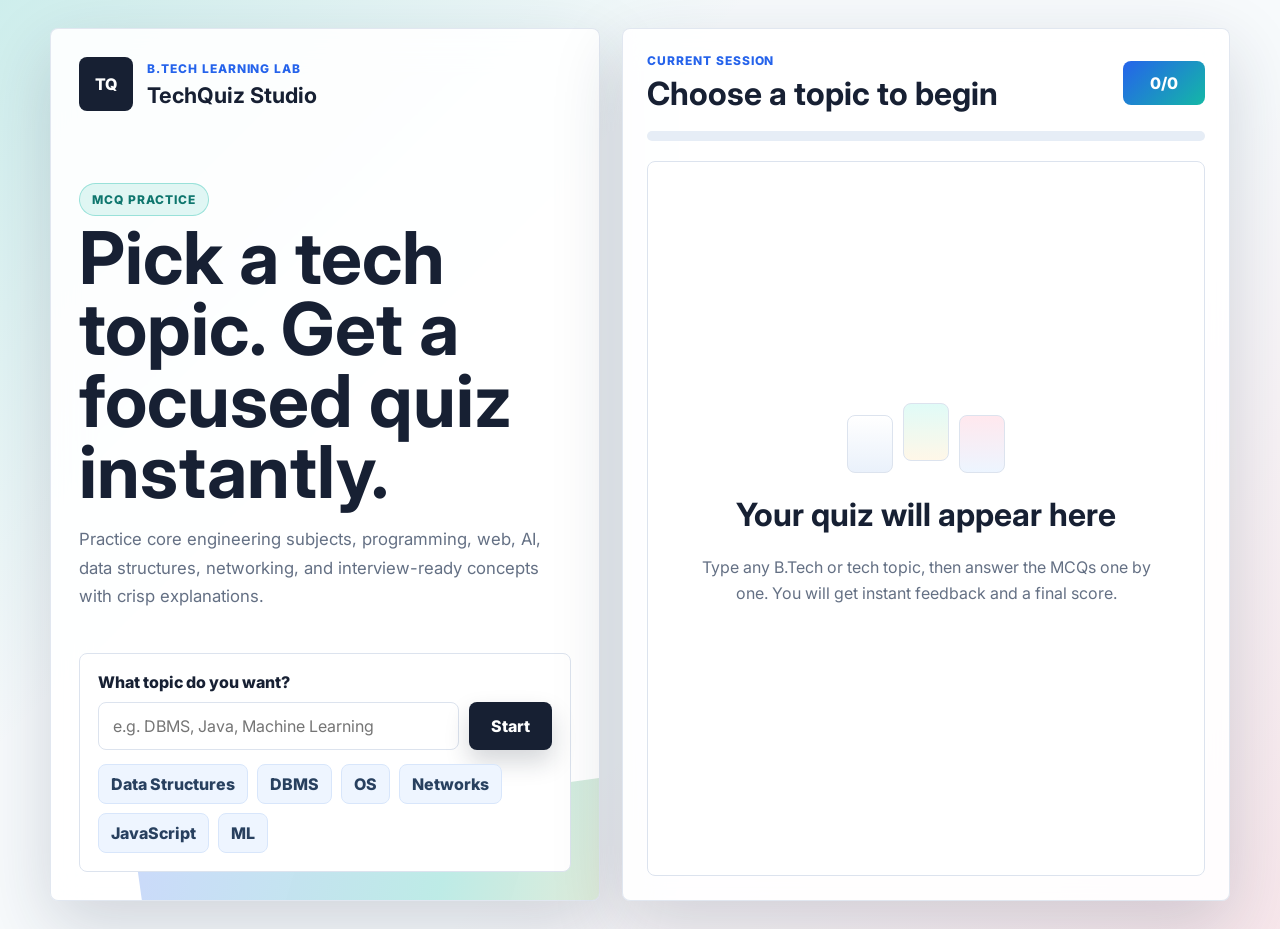
<file: index.html>
<!DOCTYPE html>
<html lang="en">
<head>
  <meta charset="UTF-8" />
  <meta name="viewport" content="width=device-width, initial-scale=1.0" />
  <title>TechQuiz Studio</title>
  <link rel="preconnect" href="https://fonts.googleapis.com">
  <link rel="preconnect" href="https://fonts.gstatic.com" crossorigin>
  <link href="https://fonts.googleapis.com/css2?family=Inter:wght@400;500;600;700;800&display=swap" rel="stylesheet">
  <link rel="stylesheet" href="style.css" />
</head>
<body>
  <main class="app-shell">
    <section class="hero-panel" aria-label="Quiz setup">
      <nav class="topbar">
        <div class="brand-mark" aria-hidden="true">TQ</div>
        <div>
          <p class="eyebrow">B.Tech learning lab</p>
          <h1>TechQuiz Studio</h1>
        </div>
      </nav>

      <div class="hero-content">
        <div class="hero-copy">
          <p class="status-pill">MCQ practice </p>
          <h2>Pick a tech topic. Get a focused quiz instantly.</h2>
          <p class="intro">Practice core engineering subjects, programming, web, AI, data structures, networking, and interview-ready concepts with crisp explanations.</p>
        </div>

        <form id="quizForm" class="setup-card">
          <label for="topicInput">What topic do you want?</label>
          <div class="topic-row">
            <input id="topicInput" type="text" placeholder="e.g. DBMS, Java, Machine Learning" autocomplete="off" />
            <button type="submit">Start</button>
          </div>
          <div class="quick-topics" aria-label="Suggested topics">
            <button type="button" data-topic="Data Structures">Data Structures</button>
            <button type="button" data-topic="DBMS">DBMS</button>
            <button type="button" data-topic="Operating Systems">OS</button>
            <button type="button" data-topic="Computer Networks">Networks</button>
            <button type="button" data-topic="JavaScript">JavaScript</button>
            <button type="button" data-topic="Machine Learning">ML</button>
          </div>
        </form>
      </div>
    </section>

    <section class="quiz-workspace">
      <div class="panel-header">
        <div>
          <p class="eyebrow">Current session</p>
          <h2 id="quizTitle">Choose a topic to begin</h2>
        </div>
        <div class="score-chip"><span id="scoreValue">0</span>/<span id="totalValue">0</span></div>
      </div>

      <div class="progress-track" aria-hidden="true"><div id="progressBar"></div></div>

      <article id="questionCard" class="question-card empty-state">
        <div class="empty-visual">
          <span></span><span></span><span></span>
        </div>
        <h3>Your quiz will appear here</h3>
        <p>Type any B.Tech or tech topic, then answer the MCQs one by one. You will get instant feedback and a final score.</p>
      </article>

      <div id="resultCard" class="result-card hidden"></div>
    </section>
  </main>

  <script src="script.js"></script>
</body>
</html>
</file>
<file: style.css>
:root {
  --ink: #172033;
  --muted: #647084;
  --line: #dce3ee;
  --panel: rgba(255, 255, 255, 0.9);
  --teal: #14b8a6;
  --blue: #2563eb;
  --coral: #fb7185;
  --amber: #f59e0b;
  --green: #16a34a;
  --shadow: 0 24px 70px rgba(28, 40, 64, 0.18);
}

* { box-sizing: border-box; }

body {
  margin: 0;
  min-height: 100vh;
  font-family: Inter, system-ui, -apple-system, BlinkMacSystemFont, "Segoe UI", sans-serif;
  color: var(--ink);
  background:
    linear-gradient(135deg, rgba(20,184,166,0.18), transparent 34%),
    linear-gradient(315deg, rgba(251,113,133,0.14), transparent 38%),
    #f7fafc;
}

button, input { font: inherit; }

.app-shell {
  width: min(1180px, calc(100% - 32px));
  margin: 0 auto;
  padding: 28px 0;
  display: grid;
  grid-template-columns: 0.95fr 1.05fr;
  gap: 22px;
  min-height: 100vh;
  align-items: stretch;
}

.hero-panel, .quiz-workspace {
  border: 1px solid rgba(220, 227, 238, 0.85);
  background: var(--panel);
  box-shadow: var(--shadow);
  backdrop-filter: blur(18px);
}

.hero-panel {
  border-radius: 8px;
  padding: 28px;
  position: relative;
  overflow: hidden;
  display: flex;
  flex-direction: column;
  justify-content: space-between;
  min-height: 620px;
}

.hero-panel::before {
  content: "";
  position: absolute;
  inset: auto -18% -20% 18%;
  height: 270px;
  background: linear-gradient(115deg, rgba(37,99,235,0.24), rgba(20,184,166,0.28), rgba(245,158,11,0.2));
  transform: rotate(-8deg);
  border-radius: 8px;
}

.topbar, .hero-content, .setup-card { position: relative; z-index: 1; }

.topbar {
  display: flex;
  gap: 14px;
  align-items: center;
}

.brand-mark {
  width: 54px;
  height: 54px;
  display: grid;
  place-items: center;
  border-radius: 8px;
  background: #172033;
  color: white;
  font-weight: 800;
  letter-spacing: 0;
}

.eyebrow, .status-pill {
  margin: 0 0 6px;
  text-transform: uppercase;
  font-size: 0.75rem;
  font-weight: 800;
  letter-spacing: 0.08em;
  color: var(--blue);
}

h1, h2, h3, p { margin-top: 0; }

h1 { margin-bottom: 0; font-size: 1.35rem; }
.hero-content { margin-top: 72px; }

.status-pill {
  display: inline-flex;
  padding: 8px 12px;
  border: 1px solid rgba(20,184,166,0.35);
  border-radius: 999px;
  color: #0f766e;
  background: rgba(20,184,166,0.12);
}

.hero-copy h2 {
  max-width: 620px;
  font-size: clamp(2.2rem, 6vw, 4.55rem);
  line-height: 0.98;
  margin-bottom: 18px;
}

.intro {
  max-width: 560px;
  color: var(--muted);
  font-size: 1.05rem;
  line-height: 1.7;
}

.setup-card {
  margin-top: 42px;
  padding: 18px;
  background: white;
  border: 1px solid var(--line);
  border-radius: 8px;
}

.setup-card label {
  display: block;
  margin-bottom: 10px;
  font-weight: 800;
}

.topic-row {
  display: grid;
  grid-template-columns: 1fr auto;
  gap: 10px;
}

input {
  width: 100%;
  min-height: 48px;
  border: 1px solid var(--line);
  border-radius: 8px;
  padding: 0 14px;
  outline: none;
  color: var(--ink);
}

input:focus {
  border-color: var(--blue);
  box-shadow: 0 0 0 4px rgba(37,99,235,0.12);
}

button {
  border: 0;
  border-radius: 8px;
  cursor: pointer;
  font-weight: 800;
  transition: transform 160ms ease, box-shadow 160ms ease, background 160ms ease;
}
button:hover { transform: translateY(-1px); }

.topic-row button, .primary-action {
  min-height: 48px;
  padding: 0 22px;
  background: var(--ink);
  color: white;
  box-shadow: 0 12px 24px rgba(23,32,51,0.18);
}

.quick-topics {
  display: flex;
  flex-wrap: wrap;
  gap: 9px;
  margin-top: 14px;
}

.quick-topics button {
  padding: 9px 12px;
  color: #28405f;
  background: #eef5ff;
  border: 1px solid #d8e6fb;
}

.quiz-workspace {
  border-radius: 8px;
  padding: 24px;
  min-height: 620px;
  display: flex;
  flex-direction: column;
}
.panel-header {
  display: flex;
  align-items: center;
  justify-content: space-between;
  gap: 14px;
  margin-bottom: 18px;
}

.panel-header h2 {
  margin-bottom: 0;
  font-size: clamp(1.35rem, 3vw, 2rem);
}

.score-chip {
  flex: 0 0 auto;
  min-width: 82px;
  padding: 12px 14px;
  text-align: center;
  border-radius: 8px;
  color: white;
  background: linear-gradient(135deg, var(--blue), var(--teal));
  font-weight: 800;
}

.progress-track {
  height: 10px;
  border-radius: 999px;
  background: #e6edf6;
  overflow: hidden;
  margin-bottom: 20px;
}

#progressBar {
  width: 0%;
  height: 100%;
  background: linear-gradient(90deg, var(--teal), var(--amber), var(--coral));
  transition: width 220ms ease;
}

.question-card, .result-card {
  flex: 1;
  border: 1px solid var(--line);
  border-radius: 8px;
  background: white;
  padding: 24px;
}
.question-meta {
  display: flex;
  justify-content: space-between;
  gap: 12px;
  color: var(--muted);
  font-size: 0.9rem;
  font-weight: 700;
  margin-bottom: 18px;
}

.question-card h3 {
  font-size: clamp(1.35rem, 3vw, 2rem);
  line-height: 1.22;
  margin-bottom: 20px;
}

.options {
  display: grid;
  gap: 12px;
}

.option-btn {
  width: 100%;
  min-height: 56px;
  padding: 14px 16px;
  text-align: left;
  color: var(--ink);
  background: #f8fafc;
  border: 1px solid var(--line);
  display: flex;
  gap: 12px;
  align-items: center;
}

.option-key {
  width: 30px;
  height: 30px;
  flex: 0 0 auto;
  display: grid;
  place-items: center;
  border-radius: 8px;
  background: white;
  border: 1px solid var(--line);
}

.option-btn.correct {
  border-color: rgba(22,163,74,0.45);
  background: rgba(22,163,74,0.1);
}

.option-btn.wrong {
  border-color: rgba(251,113,133,0.55);
  background: rgba(251,113,133,0.1);
}

.feedback {
  margin-top: 18px;
  padding: 16px;
  border-radius: 8px;
  background: #f1f7ff;
  border: 1px solid #d7e8ff;
  color: #29405e;
  line-height: 1.6;
}

.actions {
  margin-top: 20px;
  display: flex;
  justify-content: flex-end;
}

.empty-state {
  display: grid;
  place-items: center;
  text-align: center;
  align-content: center;
}

.empty-state p {
  max-width: 480px;
  color: var(--muted);
  line-height: 1.65;
}

.empty-visual {
  display: grid;
  grid-template-columns: repeat(3, 46px);
  gap: 10px;
  margin-bottom: 22px;
}

.empty-visual span {
  height: 58px;
  border-radius: 8px;
  background: linear-gradient(180deg, #ffffff, #eaf1fb);
  border: 1px solid var(--line);
}

.empty-visual span:nth-child(2) { transform: translateY(-12px); background: linear-gradient(180deg, #e0fbf7, #fff7e8); }
.empty-visual span:nth-child(3) { background: linear-gradient(180deg, #ffe8ee, #edf5ff); }

.hidden { display: none; }

.result-card {
  margin-top: 20px;
  flex: unset;
  background: #172033;
  color: white;
  border-color: transparent;
}

.result-card p { color: rgba(255,255,255,0.76); line-height: 1.6; }

.result-grid {
  display: grid;
  grid-template-columns: repeat(3, 1fr);
  gap: 12px;
  margin: 18px 0;
}
.result-stat {
  border-radius: 8px;
  background: rgba(255,255,255,0.09);
  padding: 14px;
}

.result-stat strong { display: block; font-size: 1.55rem; }
.result-stat span { color: rgba(255,255,255,0.72); font-size: 0.85rem; }

@media (max-width: 900px) {
  .app-shell { grid-template-columns: 1fr; padding: 16px 0; }
  .hero-panel, .quiz-workspace { min-height: auto; }
  .hero-content { margin-top: 48px; }
}

@media (max-width: 560px) {
  .app-shell { width: min(100% - 20px, 1180px); }
  .hero-panel, .quiz-workspace { padding: 18px; }
  .topic-row { grid-template-columns: 1fr; }
  .topic-row button { width: 100%; }
  .panel-header { align-items: flex-start; }
  .result-grid { grid-template-columns: 1fr; }
}
</file>
<file: Tech Quiz/style.css>
:root {
  --ink: #172033;
  --muted: #647084;
  --line: #dce3ee;
  --panel: rgba(255, 255, 255, 0.9);
  --teal: #14b8a6;
  --blue: #2563eb;
  --coral: #fb7185;
  --amber: #f59e0b;
  --green: #16a34a;
  --shadow: 0 24px 70px rgba(28, 40, 64, 0.18);
}

* { box-sizing: border-box; }

body {
  margin: 0;
  min-height: 100vh;
  font-family: Inter, system-ui, -apple-system, BlinkMacSystemFont, "Segoe UI", sans-serif;
  color: var(--ink);
  background:
    linear-gradient(135deg, rgba(20,184,166,0.18), transparent 34%),
    linear-gradient(315deg, rgba(251,113,133,0.14), transparent 38%),
    #f7fafc;
}

button, input { font: inherit; }

.app-shell {
  width: min(1180px, calc(100% - 32px));
  margin: 0 auto;
  padding: 28px 0;
  display: grid;
  grid-template-columns: 0.95fr 1.05fr;
  gap: 22px;
  min-height: 100vh;
  align-items: stretch;
}

.hero-panel, .quiz-workspace {
  border: 1px solid rgba(220, 227, 238, 0.85);
  background: var(--panel);
  box-shadow: var(--shadow);
  backdrop-filter: blur(18px);
}

.hero-panel {
  border-radius: 8px;
  padding: 28px;
  position: relative;
  overflow: hidden;
  display: flex;
  flex-direction: column;
  justify-content: space-between;
  min-height: 620px;
}

.hero-panel::before {
  content: "";
  position: absolute;
  inset: auto -18% -20% 18%;
  height: 270px;
  background: linear-gradient(115deg, rgba(37,99,235,0.24), rgba(20,184,166,0.28), rgba(245,158,11,0.2));
  transform: rotate(-8deg);
  border-radius: 8px;
}

.topbar, .hero-content, .setup-card { position: relative; z-index: 1; }

.topbar {
  display: flex;
  gap: 14px;
  align-items: center;
}

.brand-mark {
  width: 54px;
  height: 54px;
  display: grid;
  place-items: center;
  border-radius: 8px;
  background: #172033;
  color: white;
  font-weight: 800;
  letter-spacing: 0;
}

.eyebrow, .status-pill {
  margin: 0 0 6px;
  text-transform: uppercase;
  font-size: 0.75rem;
  font-weight: 800;
  letter-spacing: 0.08em;
  color: var(--blue);
}

h1, h2, h3, p { margin-top: 0; }

h1 { margin-bottom: 0; font-size: 1.35rem; }
.hero-content { margin-top: 72px; }

.status-pill {
  display: inline-flex;
  padding: 8px 12px;
  border: 1px solid rgba(20,184,166,0.35);
  border-radius: 999px;
  color: #0f766e;
  background: rgba(20,184,166,0.12);
}

.hero-copy h2 {
  max-width: 620px;
  font-size: clamp(2.2rem, 6vw, 4.55rem);
  line-height: 0.98;
  margin-bottom: 18px;
}

.intro {
  max-width: 560px;
  color: var(--muted);
  font-size: 1.05rem;
  line-height: 1.7;
}

.setup-card {
  margin-top: 42px;
  padding: 18px;
  background: white;
  border: 1px solid var(--line);
  border-radius: 8px;
}

.setup-card label {
  display: block;
  margin-bottom: 10px;
  font-weight: 800;
}

.topic-row {
  display: grid;
  grid-template-columns: 1fr auto;
  gap: 10px;
}

input {
  width: 100%;
  min-height: 48px;
  border: 1px solid var(--line);
  border-radius: 8px;
  padding: 0 14px;
  outline: none;
  color: var(--ink);
}

input:focus {
  border-color: var(--blue);
  box-shadow: 0 0 0 4px rgba(37,99,235,0.12);
}

button {
  border: 0;
  border-radius: 8px;
  cursor: pointer;
  font-weight: 800;
  transition: transform 160ms ease, box-shadow 160ms ease, background 160ms ease;
}
button:hover { transform: translateY(-1px); }

.topic-row button, .primary-action {
  min-height: 48px;
  padding: 0 22px;
  background: var(--ink);
  color: white;
  box-shadow: 0 12px 24px rgba(23,32,51,0.18);
}

.quick-topics {
  display: flex;
  flex-wrap: wrap;
  gap: 9px;
  margin-top: 14px;
}

.quick-topics button {
  padding: 9px 12px;
  color: #28405f;
  background: #eef5ff;
  border: 1px solid #d8e6fb;
}

.quiz-workspace {
  border-radius: 8px;
  padding: 24px;
  min-height: 620px;
  display: flex;
  flex-direction: column;
}
.panel-header {
  display: flex;
  align-items: center;
  justify-content: space-between;
  gap: 14px;
  margin-bottom: 18px;
}

.panel-header h2 {
  margin-bottom: 0;
  font-size: clamp(1.35rem, 3vw, 2rem);
}

.score-chip {
  flex: 0 0 auto;
  min-width: 82px;
  padding: 12px 14px;
  text-align: center;
  border-radius: 8px;
  color: white;
  background: linear-gradient(135deg, var(--blue), var(--teal));
  font-weight: 800;
}

.progress-track {
  height: 10px;
  border-radius: 999px;
  background: #e6edf6;
  overflow: hidden;
  margin-bottom: 20px;
}

#progressBar {
  width: 0%;
  height: 100%;
  background: linear-gradient(90deg, var(--teal), var(--amber), var(--coral));
  transition: width 220ms ease;
}

.question-card, .result-card {
  flex: 1;
  border: 1px solid var(--line);
  border-radius: 8px;
  background: white;
  padding: 24px;
}
.question-meta {
  display: flex;
  justify-content: space-between;
  gap: 12px;
  color: var(--muted);
  font-size: 0.9rem;
  font-weight: 700;
  margin-bottom: 18px;
}

.question-card h3 {
  font-size: clamp(1.35rem, 3vw, 2rem);
  line-height: 1.22;
  margin-bottom: 20px;
}

.options {
  display: grid;
  gap: 12px;
}

.option-btn {
  width: 100%;
  min-height: 56px;
  padding: 14px 16px;
  text-align: left;
  color: var(--ink);
  background: #f8fafc;
  border: 1px solid var(--line);
  display: flex;
  gap: 12px;
  align-items: center;
}

.option-key {
  width: 30px;
  height: 30px;
  flex: 0 0 auto;
  display: grid;
  place-items: center;
  border-radius: 8px;
  background: white;
  border: 1px solid var(--line);
}

.option-btn.correct {
  border-color: rgba(22,163,74,0.45);
  background: rgba(22,163,74,0.1);
}

.option-btn.wrong {
  border-color: rgba(251,113,133,0.55);
  background: rgba(251,113,133,0.1);
}

.feedback {
  margin-top: 18px;
  padding: 16px;
  border-radius: 8px;
  background: #f1f7ff;
  border: 1px solid #d7e8ff;
  color: #29405e;
  line-height: 1.6;
}

.actions {
  margin-top: 20px;
  display: flex;
  justify-content: flex-end;
}

.empty-state {
  display: grid;
  place-items: center;
  text-align: center;
  align-content: center;
}

.empty-state p {
  max-width: 480px;
  color: var(--muted);
  line-height: 1.65;
}

.empty-visual {
  display: grid;
  grid-template-columns: repeat(3, 46px);
  gap: 10px;
  margin-bottom: 22px;
}

.empty-visual span {
  height: 58px;
  border-radius: 8px;
  background: linear-gradient(180deg, #ffffff, #eaf1fb);
  border: 1px solid var(--line);
}

.empty-visual span:nth-child(2) { transform: translateY(-12px); background: linear-gradient(180deg, #e0fbf7, #fff7e8); }
.empty-visual span:nth-child(3) { background: linear-gradient(180deg, #ffe8ee, #edf5ff); }

.hidden { display: none; }

.result-card {
  margin-top: 20px;
  flex: unset;
  background: #172033;
  color: white;
  border-color: transparent;
}

.result-card p { color: rgba(255,255,255,0.76); line-height: 1.6; }

.result-grid {
  display: grid;
  grid-template-columns: repeat(3, 1fr);
  gap: 12px;
  margin: 18px 0;
}
.result-stat {
  border-radius: 8px;
  background: rgba(255,255,255,0.09);
  padding: 14px;
}

.result-stat strong { display: block; font-size: 1.55rem; }
.result-stat span { color: rgba(255,255,255,0.72); font-size: 0.85rem; }

@media (max-width: 900px) {
  .app-shell { grid-template-columns: 1fr; padding: 16px 0; }
  .hero-panel, .quiz-workspace { min-height: auto; }
  .hero-content { margin-top: 48px; }
}

@media (max-width: 560px) {
  .app-shell { width: min(100% - 20px, 1180px); }
  .hero-panel, .quiz-workspace { padding: 18px; }
  .topic-row { grid-template-columns: 1fr; }
  .topic-row button { width: 100%; }
  .panel-header { align-items: flex-start; }
  .result-grid { grid-template-columns: 1fr; }
}
</file>
